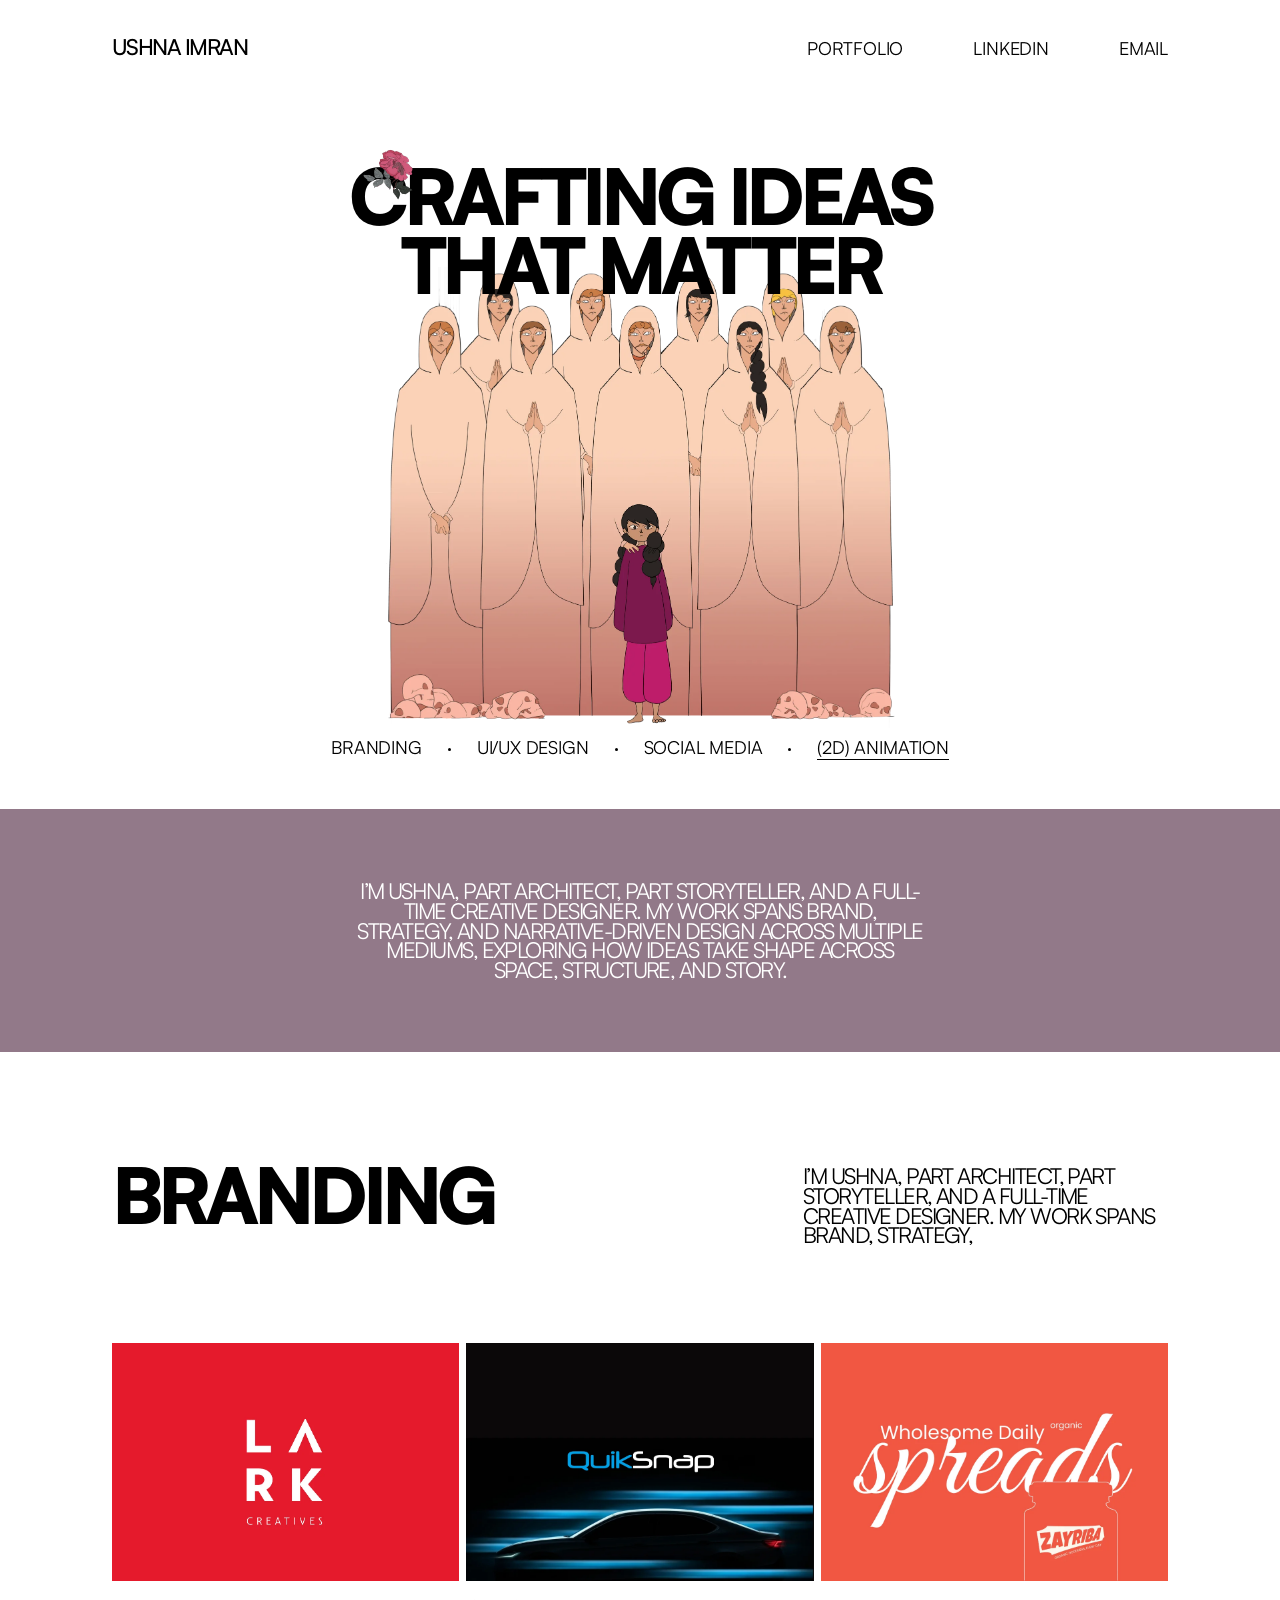
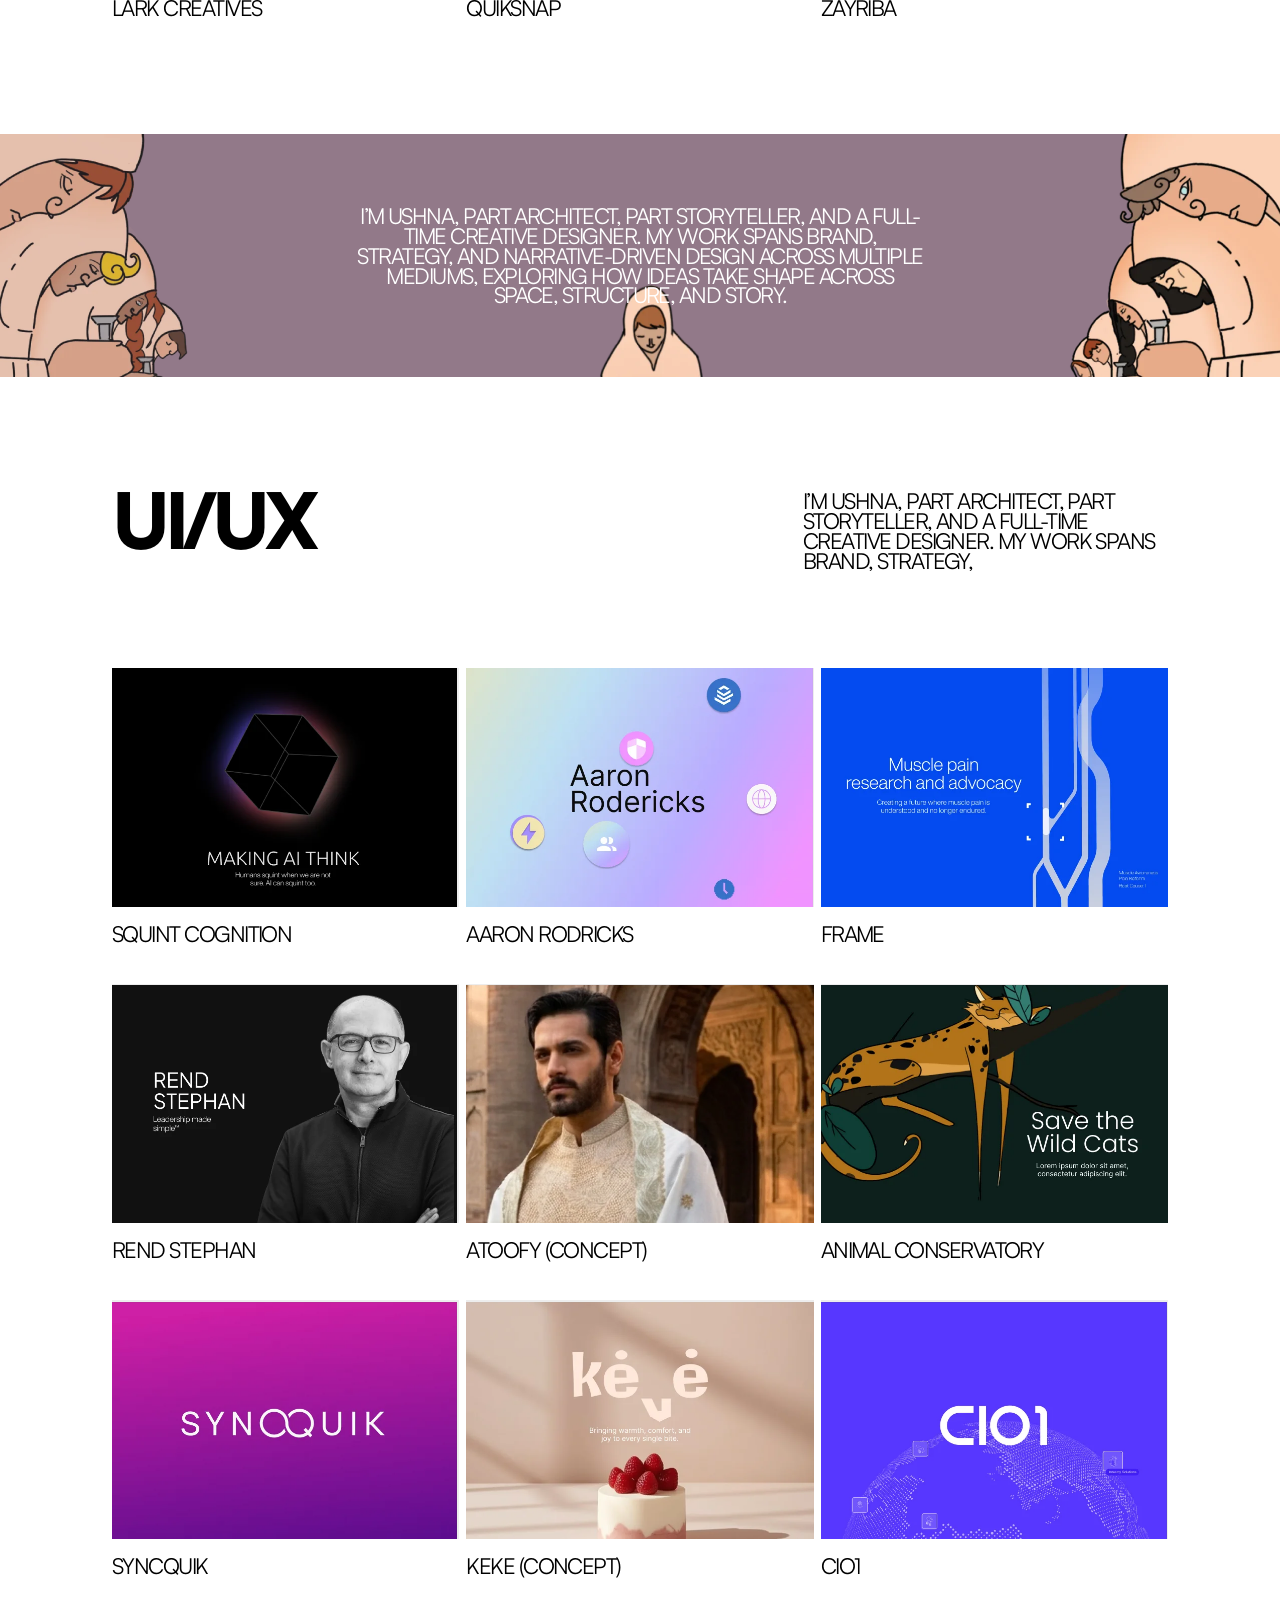
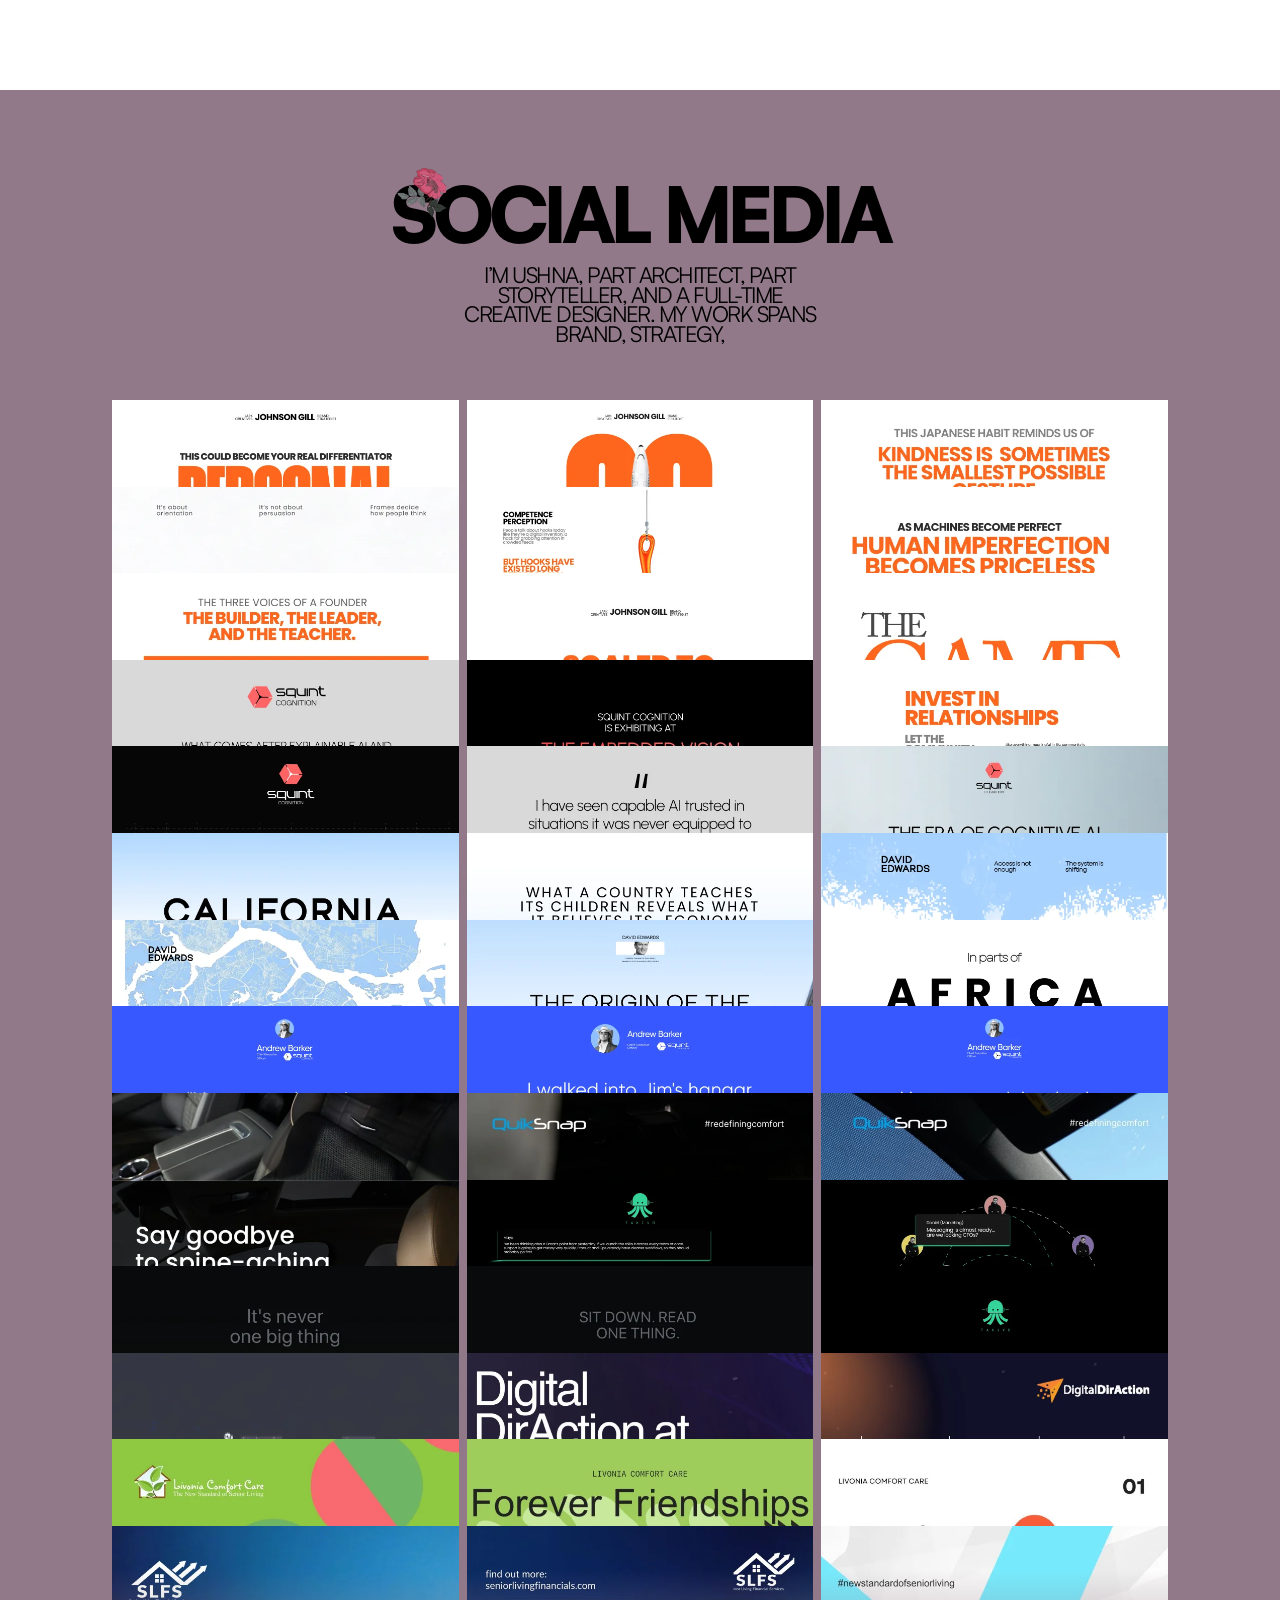
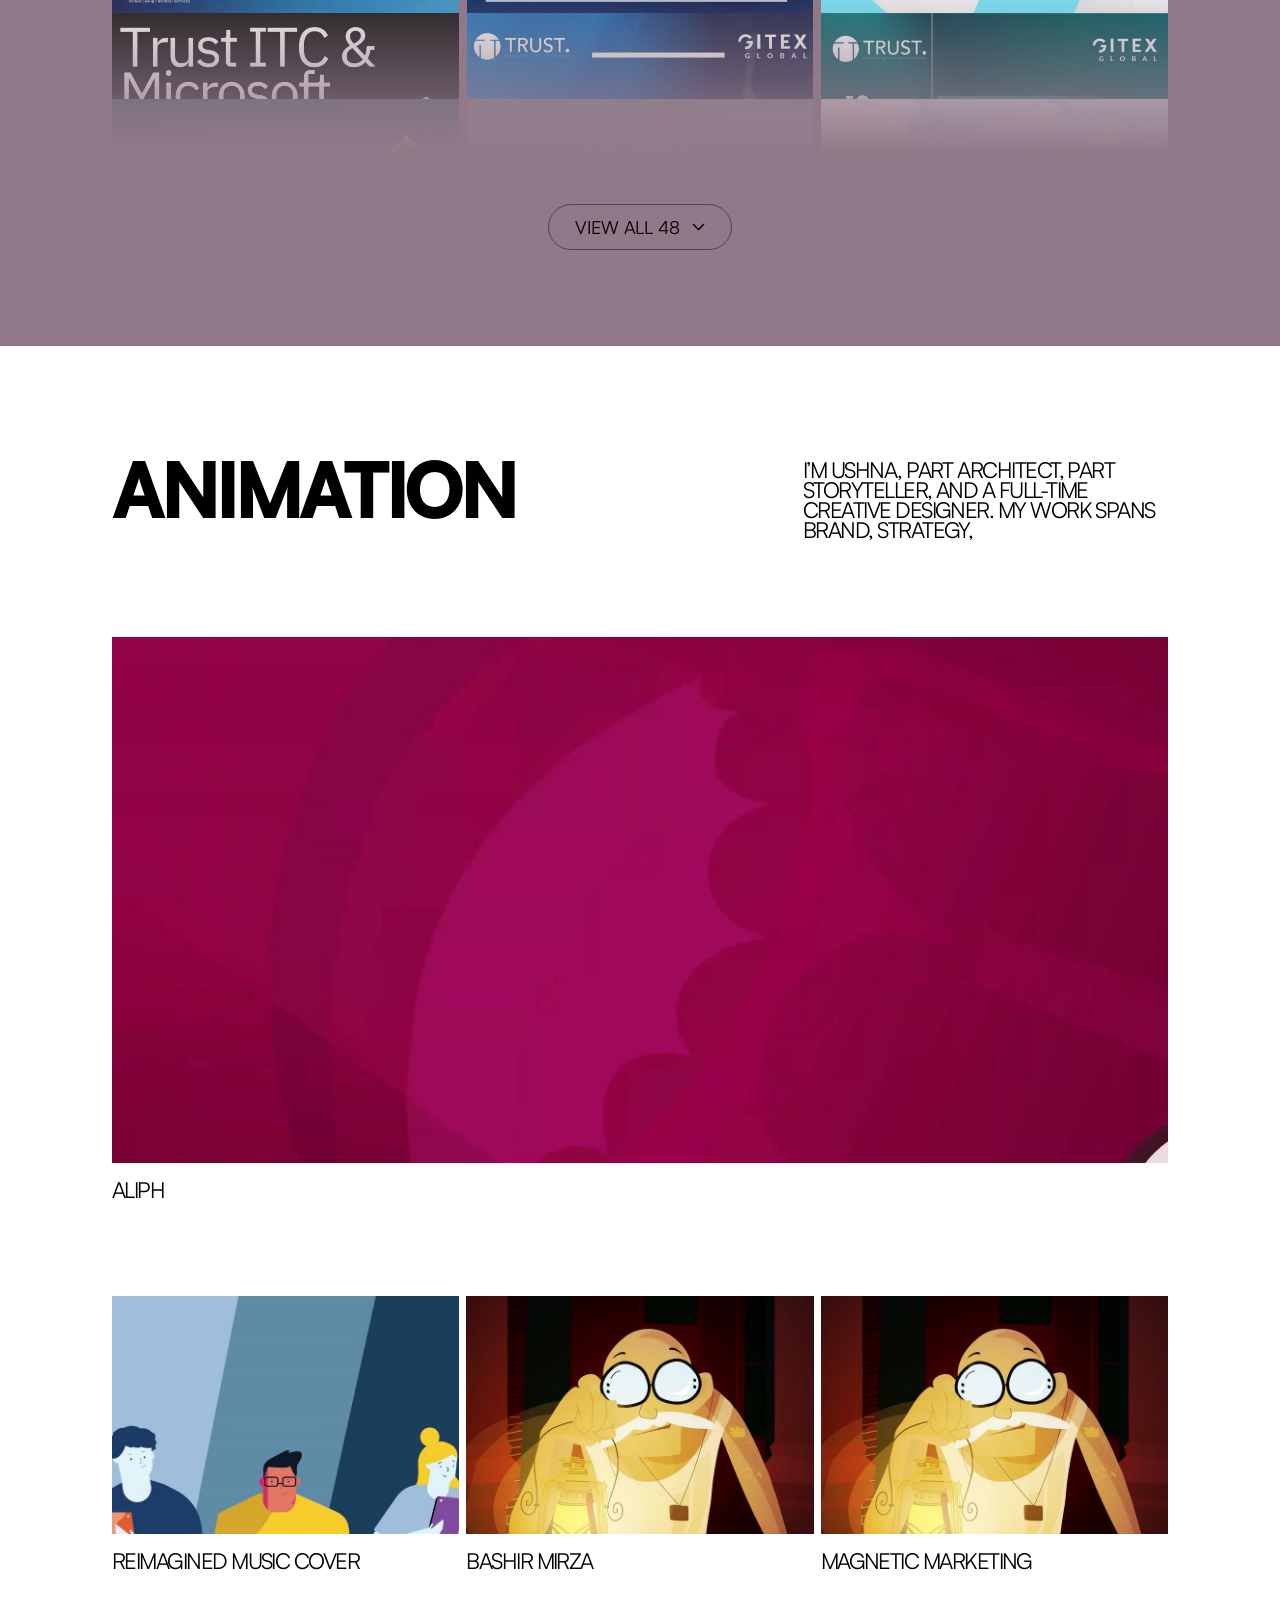
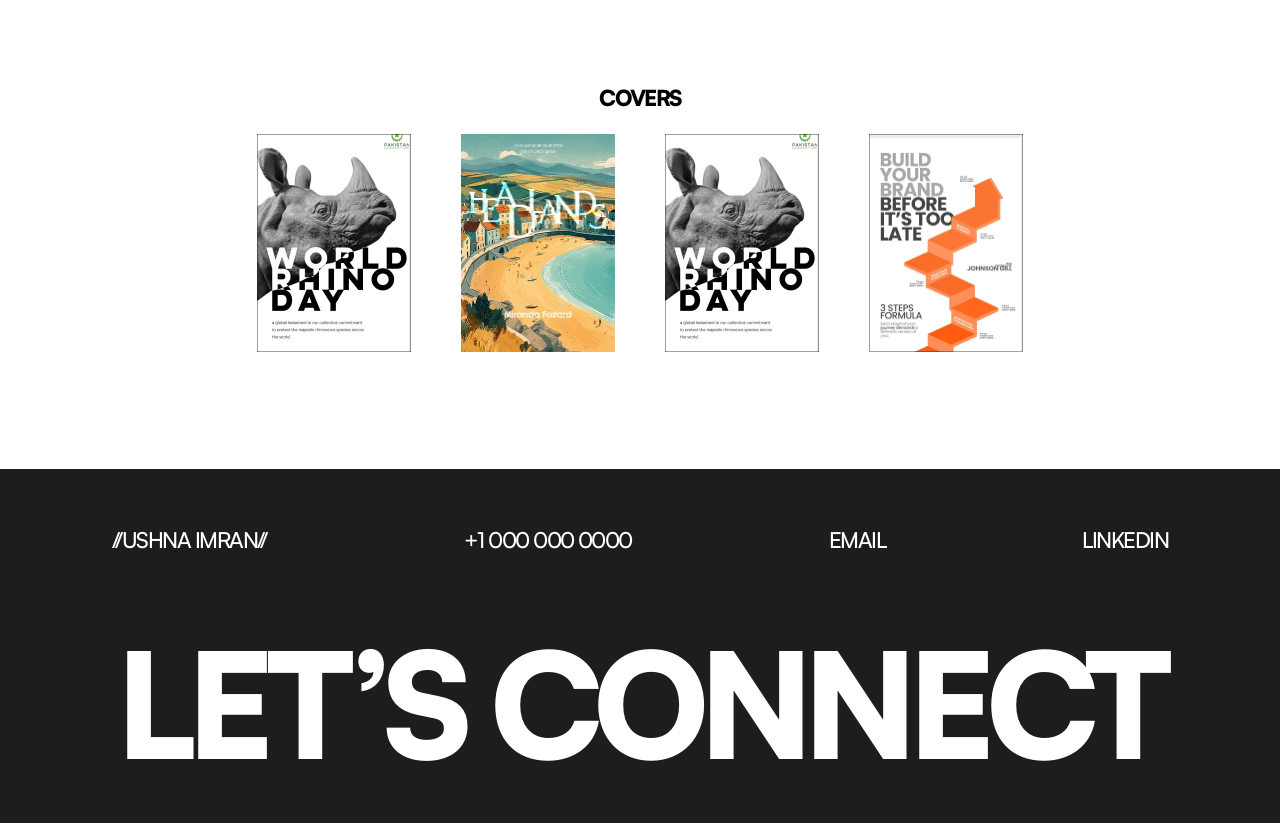
<file: index.html>
<!DOCTYPE html>
<html lang="en">
<head>
<meta charset="utf-8">
<meta name="viewport" content="width=device-width,initial-scale=1">
<title>Ushna Imran — Crafting Ideas That Matter</title>
<meta name="description" content="Ushna Imran — creative designer working across branding, UI/UX, social media and 2d animation.">
<link rel="canonical" href="https://ehabriaz1.github.io/UshnaImranPortfolio/">
<meta name="theme-color" content="#1D1D1D">

<meta property="og:type" content="website">
<meta property="og:site_name" content="Ushna Imran">
<meta property="og:url" content="https://ehabriaz1.github.io/UshnaImranPortfolio/">
<meta property="og:title" content="Ushna Imran — Crafting Ideas That Matter">
<meta property="og:description" content="Ushna Imran — creative designer working across branding, UI/UX, social media and 2d animation.">
<meta property="og:locale" content="en_GB">
<meta property="og:image" content="https://ehabriaz1.github.io/UshnaImranPortfolio/assets/img/og-image.jpg">
<meta property="og:image:secure_url" content="https://ehabriaz1.github.io/UshnaImranPortfolio/assets/img/og-image.jpg">
<meta property="og:image:type" content="image/jpeg">
<meta property="og:image:width" content="1200">
<meta property="og:image:height" content="630">
<meta property="og:image:alt" content="Ushna Imran — Crafting Ideas That Matter">

<meta name="twitter:card" content="summary_large_image">
<meta name="twitter:title" content="Ushna Imran — Crafting Ideas That Matter">
<meta name="twitter:description" content="Ushna Imran — creative designer working across branding, UI/UX, social media and 2d animation.">
<meta name="twitter:image" content="https://ehabriaz1.github.io/UshnaImranPortfolio/assets/img/og-image.jpg">

<link rel="icon" href="favicon.ico" sizes="any">
<link rel="icon" type="image/png" sizes="32x32" href="assets/img/favicon-32.png">
<link rel="icon" type="image/png" sizes="16x16" href="assets/img/favicon-16.png">
<link rel="apple-touch-icon" sizes="180x180" href="assets/img/apple-touch-icon.png">
<link rel="manifest" href="site.webmanifest">
<link rel="preload" href="assets/fonts/Satoshi-Black.woff2" as="font" type="font/woff2" crossorigin>
<link rel="preload" href="assets/fonts/Satoshi-Regular.woff2" as="font" type="font/woff2" crossorigin>
<link rel="stylesheet" href="css/style.css?v=1789914218">
</head>
<body>

<header class="nav">
  <div class="wrap nav__in">
    <a class="nav__logo" href="#top">Ushna Imran</a>
    <nav class="nav__links" aria-label="Primary">
      <a href="#branding">Portfolio</a>
      <a href="https://www.linkedin.com/" target="_blank" rel="noopener">LinkedIn</a>
      <a href="mailto:hello@example.com">Email</a>
    </nav>
  </div>
</header>

<main id="top">

  <section class="hero">
    <h1 class="hero__title">
      <img class="hero__rose" src="assets/img/hero-rose.webp" alt="" width="344" height="264">
      Crafting ideas that matter
    </h1>
    <img class="hero__art" src="assets/img/hero-illustration.webp" alt="Illustration of a figure standing before a row of robed figures" width="1539" height="1455">
    <nav class="hero__jump" aria-label="Sections">
      <a href="#branding" data-jump="branding">Branding</a>
      <span class="hero__dot" aria-hidden="true"></span>
      <a href="#uiux" data-jump="uiux">UI/UX Design</a>
      <span class="hero__dot" aria-hidden="true"></span>
      <a href="#social" data-jump="social">Social Media</a>
      <span class="hero__dot" aria-hidden="true"></span>
      <a href="#animation" data-jump="animation">(2d) Animation</a>
    </nav>
  </section>

  <div class="band band--plain">
    <p class="band__text">I’m Ushna, part architect, part storyteller, and a full-time creative designer. My work spans brand, strategy, and narrative-driven design across multiple mediums, exploring how ideas take shape across space, structure, and story.</p>
  </div>

  <section class="sec" id="branding">
    <div class="wrap">
      <div class="sec__head">
        <h2 class="sec__title">Branding</h2>
        <p class="sec__blurb">I’m Ushna, part architect, part storyteller, and a full-time creative designer. My work spans brand, strategy,</p>
      </div>
      <div class="grid">
        <button type="button" class="tile tile--link" data-case="lark" aria-haspopup="dialog">
          <span class="tile__art"><img src="assets/img/brand-lark.webp" alt="Lark Creatives" loading="lazy" width="694" height="476"></span>
          <span class="tile__label">Lark Creatives</span>
        </button>
        <button type="button" class="tile tile--link" data-case="quiksnap" aria-haspopup="dialog">
          <span class="tile__art"><img src="assets/img/brand-quiksnap.webp" alt="QuikSnap" loading="lazy" width="694" height="476"></span>
          <span class="tile__label">QuikSnap</span>
        </button>
        <button type="button" class="tile tile--link" data-case="zayriba" aria-haspopup="dialog">
          <span class="tile__art"><img src="assets/img/brand-zayriba.webp" alt="Zayriba" loading="lazy" width="694" height="476"></span>
          <span class="tile__label">Zayriba</span>
        </button>
      </div>
    </div>
  </section>

  <div class="band">
    <img class="band__art" src="assets/img/break-2.webp" alt="" width="2880" height="486">
    <p class="band__text">I’m Ushna, part architect, part storyteller, and a full-time creative designer. My work spans brand, strategy, and narrative-driven design across multiple mediums, exploring how ideas take shape across space, structure, and story.</p>
  </div>

  <section class="sec" id="uiux">
    <div class="wrap">
      <div class="sec__head">
        <h2 class="sec__title">UI/UX</h2>
        <p class="sec__blurb">I’m Ushna, part architect, part storyteller, and a full-time creative designer. My work spans brand, strategy,</p>
      </div>
      <div class="grid">
        <div class="tile tile--static">
          <span class="tile__art"><img src="assets/img/uiux-squint-cognition.webp" alt="Squint Cognition" loading="lazy" width="694" height="476"></span>
          <span class="tile__label">Squint Cognition</span>
        </div>
        <button type="button" class="tile tile--link" data-case="aaron-rodricks" aria-haspopup="dialog">
          <span class="tile__art"><img src="assets/img/uiux-aaron-rodricks.webp" alt="Aaron Rodricks" loading="lazy" width="694" height="476"></span>
          <span class="tile__label">Aaron Rodricks</span>
        </button>
        <button type="button" class="tile tile--link" data-case="frame" aria-haspopup="dialog">
          <span class="tile__art"><img src="assets/img/uiux-frame.webp" alt="Frame" loading="lazy" width="694" height="476"></span>
          <span class="tile__label">Frame</span>
        </button>
        <button type="button" class="tile tile--link" data-case="rend-stephan" aria-haspopup="dialog">
          <span class="tile__art"><img src="assets/img/uiux-rend-stephan.webp" alt="Rend Stephan" loading="lazy" width="694" height="476"></span>
          <span class="tile__label">Rend Stephan</span>
        </button>
        <div class="tile tile--static">
          <span class="tile__art"><img src="assets/img/uiux-atoofy.webp" alt="Atoofy (concept)" loading="lazy" width="694" height="476"></span>
          <span class="tile__label">Atoofy (concept)</span>
        </div>
        <button type="button" class="tile tile--link" data-case="animal-conservatory" aria-haspopup="dialog">
          <span class="tile__art"><img src="assets/img/uiux-animal-conservatory.webp" alt="Animal Conservatory" loading="lazy" width="694" height="476"></span>
          <span class="tile__label">Animal Conservatory</span>
        </button>
        <div class="tile tile--static">
          <span class="tile__art"><img src="assets/img/uiux-syncquik.webp" alt="SyncQuik" loading="lazy" width="694" height="476"></span>
          <span class="tile__label">SyncQuik</span>
        </div>
        <button type="button" class="tile tile--link" data-case="keke" aria-haspopup="dialog">
          <span class="tile__art"><img src="assets/img/uiux-keke.webp" alt="KEKE (concept)" loading="lazy" width="694" height="476"></span>
          <span class="tile__label">KEKE (concept)</span>
        </button>
        <button type="button" class="tile tile--link" data-case="cio1" aria-haspopup="dialog">
          <span class="tile__art"><img src="assets/img/uiux-cio1.webp" alt="CIO1" loading="lazy" width="694" height="476"></span>
          <span class="tile__label">CIO1</span>
        </button>
      </div>
    </div>
  </section>

  <section class="social" id="social">
    <div class="wrap">
      <div class="social__head">
        <img class="social__rose" src="assets/img/hero-rose.webp" alt="" width="344" height="264">
        <h2 class="social__title">Social Media</h2>
      </div>
      <p class="social__blurb">I’m Ushna, part architect, part storyteller, and a full-time creative designer. My work spans brand, strategy,</p>
      <div class="social__gridwrap" id="socialWrap">
        <div class="social__grid" id="socialGrid">
            <figure class="social__item"><img src="assets/img/social-01.webp" alt="Social media design 1" loading="lazy" width="694" height="756"></figure>
            <figure class="social__item"><img src="assets/img/social-02.webp" alt="Social media design 2" loading="lazy" width="694" height="756"></figure>
            <figure class="social__item"><img src="assets/img/social-03.webp" alt="Social media design 3" loading="lazy" width="694" height="756"></figure>
            <figure class="social__item"><img src="assets/img/social-04.webp" alt="Social media design 4" loading="lazy" width="694" height="756"></figure>
            <figure class="social__item"><img src="assets/img/social-05.webp" alt="Social media design 5" loading="lazy" width="694" height="756"></figure>
            <figure class="social__item"><img src="assets/img/social-06.webp" alt="Social media design 6" loading="lazy" width="694" height="756"></figure>
            <figure class="social__item"><img src="assets/img/social-07.webp" alt="Social media design 7" loading="lazy" width="694" height="756"></figure>
            <figure class="social__item"><img src="assets/img/social-08.webp" alt="Social media design 8" loading="lazy" width="694" height="756"></figure>
            <figure class="social__item"><img src="assets/img/social-09.webp" alt="Social media design 9" loading="lazy" width="694" height="756"></figure>
            <figure class="social__item"><img src="assets/img/social-10.webp" alt="Social media design 10" loading="lazy" width="694" height="756"></figure>
            <figure class="social__item"><img src="assets/img/social-11.webp" alt="Social media design 11" loading="lazy" width="694" height="756"></figure>
            <figure class="social__item"><img src="assets/img/social-12.webp" alt="Social media design 12" loading="lazy" width="694" height="756"></figure>
            <figure class="social__item"><img src="assets/img/social-13.webp" alt="Social media design 13" loading="lazy" width="694" height="756"></figure>
            <figure class="social__item"><img src="assets/img/social-14.webp" alt="Social media design 14" loading="lazy" width="694" height="756"></figure>
            <figure class="social__item"><img src="assets/img/social-15.webp" alt="Social media design 15" loading="lazy" width="694" height="756"></figure>
            <figure class="social__item"><img src="assets/img/social-16.webp" alt="Social media design 16" loading="lazy" width="694" height="756"></figure>
            <figure class="social__item"><img src="assets/img/social-17.webp" alt="Social media design 17" loading="lazy" width="694" height="756"></figure>
            <figure class="social__item"><img src="assets/img/social-18.webp" alt="Social media design 18" loading="lazy" width="694" height="756"></figure>
            <figure class="social__item"><img src="assets/img/social-19.webp" alt="Social media design 19" loading="lazy" width="694" height="756"></figure>
            <figure class="social__item"><img src="assets/img/social-20.webp" alt="Social media design 20" loading="lazy" width="694" height="756"></figure>
            <figure class="social__item"><img src="assets/img/social-21.webp" alt="Social media design 21" loading="lazy" width="694" height="756"></figure>
            <figure class="social__item"><img src="assets/img/social-22.webp" alt="Social media design 22" loading="lazy" width="694" height="756"></figure>
            <figure class="social__item"><img src="assets/img/social-23.webp" alt="Social media design 23" loading="lazy" width="694" height="756"></figure>
            <figure class="social__item"><img src="assets/img/social-24.webp" alt="Social media design 24" loading="lazy" width="694" height="756"></figure>
            <figure class="social__item"><img src="assets/img/social-25.webp" alt="Social media design 25" loading="lazy" width="694" height="756"></figure>
            <figure class="social__item"><img src="assets/img/social-26.webp" alt="Social media design 26" loading="lazy" width="694" height="756"></figure>
            <figure class="social__item"><img src="assets/img/social-27.webp" alt="Social media design 27" loading="lazy" width="694" height="756"></figure>
            <figure class="social__item"><img src="assets/img/social-28.webp" alt="Social media design 28" loading="lazy" width="694" height="756"></figure>
            <figure class="social__item"><img src="assets/img/social-29.webp" alt="Social media design 29" loading="lazy" width="694" height="756"></figure>
            <figure class="social__item"><img src="assets/img/social-30.webp" alt="Social media design 30" loading="lazy" width="694" height="756"></figure>
            <figure class="social__item"><img src="assets/img/social-31.webp" alt="Social media design 31" loading="lazy" width="694" height="756"></figure>
            <figure class="social__item"><img src="assets/img/social-32.webp" alt="Social media design 32" loading="lazy" width="694" height="756"></figure>
            <figure class="social__item"><img src="assets/img/social-33.webp" alt="Social media design 33" loading="lazy" width="694" height="756"></figure>
            <figure class="social__item"><img src="assets/img/social-34.webp" alt="Social media design 34" loading="lazy" width="694" height="756"></figure>
            <figure class="social__item"><img src="assets/img/social-35.webp" alt="Social media design 35" loading="lazy" width="694" height="756"></figure>
            <figure class="social__item"><img src="assets/img/social-36.webp" alt="Social media design 36" loading="lazy" width="694" height="756"></figure>
            <figure class="social__item"><img src="assets/img/social-37.webp" alt="Social media design 37" loading="lazy" width="694" height="756"></figure>
            <figure class="social__item"><img src="assets/img/social-38.webp" alt="Social media design 38" loading="lazy" width="694" height="756"></figure>
            <figure class="social__item"><img src="assets/img/social-39.webp" alt="Social media design 39" loading="lazy" width="694" height="756"></figure>
            <figure class="social__item"><img src="assets/img/social-40.webp" alt="Social media design 40" loading="lazy" width="694" height="756"></figure>
            <figure class="social__item"><img src="assets/img/social-41.webp" alt="Social media design 41" loading="lazy" width="694" height="756"></figure>
            <figure class="social__item"><img src="assets/img/social-42.webp" alt="Social media design 42" loading="lazy" width="694" height="756"></figure>
            <figure class="social__item"><img src="assets/img/social-43.webp" alt="Social media design 43" loading="lazy" width="694" height="756"></figure>
            <figure class="social__item"><img src="assets/img/social-44.webp" alt="Social media design 44" loading="lazy" width="694" height="756"></figure>
            <figure class="social__item"><img src="assets/img/social-45.webp" alt="Social media design 45" loading="lazy" width="694" height="756"></figure>
            <figure class="social__item"><img src="assets/img/social-46.webp" alt="Social media design 46" loading="lazy" width="694" height="756"></figure>
            <figure class="social__item"><img src="assets/img/social-47.webp" alt="Social media design 47" loading="lazy" width="694" height="756"></figure>
            <figure class="social__item"><img src="assets/img/social-48.webp" alt="Social media design 48" loading="lazy" width="694" height="756"></figure>
        </div>
        <div class="social__fade" aria-hidden="true"></div>
      </div>
      <button class="social__toggle" id="socialToggle" type="button" aria-expanded="false" aria-controls="socialGrid">
        <span data-label>View all 48</span>
        <svg width="13" height="8" viewBox="0 0 13 8" fill="none" aria-hidden="true"><path d="M1 1l5.5 5.5L12 1" stroke="currentColor" stroke-width="1.5"/></svg>
      </button>
    </div>
  </section>

  <section class="sec" id="animation">
    <div class="wrap">
      <div class="sec__head">
        <h2 class="sec__title">Animation</h2>
        <p class="sec__blurb">I’m Ushna, part architect, part storyteller, and a full-time creative designer. My work spans brand, strategy,</p>
      </div>

      <figure class="aliph" data-autoplay-video>
        <img src="assets/video/aliph-poster.jpg" alt="Aliph animation" width="1440" height="720">
        <video muted loop playsinline preload="none" width="1440" height="720">
          <source src="assets/video/aliph.webm" type="video/webm">
          <source src="assets/video/aliph.mp4" type="video/mp4">
        </video>
      </figure>
      <p class="tile__label">Aliph</p>

      <div class="grid anim-grid">
        <div class="tile tile--static">
          <span class="tile__art"><span class="anim__media" data-hover-video>
            <img src="assets/video/reimagined-music-cover-poster.jpg" alt="Reimagined Music Cover" loading="lazy" width="720" height="494">
            <video muted loop playsinline preload="none" width="720" height="494">
              <source src="assets/video/reimagined-music-cover.webm" type="video/webm">
              <source src="assets/video/reimagined-music-cover.mp4" type="video/mp4">
            </video>
          </span></span>
          <span class="tile__label">Reimagined Music Cover</span>
        </div>
        <div class="tile tile--static">
          <span class="tile__art"><span class="anim__media" data-hover-video>
            <img src="assets/video/bashir-mirza-poster.jpg" alt="Bashir Mirza" loading="lazy" width="720" height="494">
            <video muted loop playsinline preload="none" width="720" height="494">
              <source src="assets/video/bashir-mirza.webm" type="video/webm">
              <source src="assets/video/bashir-mirza.mp4" type="video/mp4">
            </video>
          </span></span>
          <span class="tile__label">Bashir Mirza</span>
        </div>
        <div class="tile tile--static">
          <span class="tile__art"><span class="anim__media" data-hover-video>
            <img src="assets/video/magnetic-marketing-poster.jpg" alt="Magnetic Marketing" loading="lazy" width="720" height="494">
            <video muted loop playsinline preload="none" width="720" height="494">
              <source src="assets/video/magnetic-marketing.webm" type="video/webm">
              <source src="assets/video/magnetic-marketing.mp4" type="video/mp4">
            </video>
          </span></span>
          <span class="tile__label">Magnetic Marketing</span>
        </div>
      </div>

      <div class="covers">
        <p class="covers__label">Covers</p>
        <div class="covers__row">
          <img src="assets/img/cover-1.webp" alt="World Rhino Day cover" loading="lazy" width="616" height="872">
          <img src="assets/img/cover-2.webp" alt="Thailand cover" loading="lazy" width="616" height="872">
          <img src="assets/img/cover-3.webp" alt="World Rhino Day cover" loading="lazy" width="616" height="872">
          <img src="assets/img/cover-4.webp" alt="Build your brand cover" loading="lazy" width="616" height="872">
        </div>
      </div>
    </div>
  </section>

</main>

<footer class="foot">
  <div class="wrap">
    <div class="foot__links">
      <a href="#top">//Ushna Imran//</a>
      <a href="tel:+10000000000">+1 000 000 0000</a>
      <a href="mailto:hello@example.com">Email</a>
      <a href="https://www.linkedin.com/" target="_blank" rel="noopener">LinkedIn</a>
    </div>
    <p class="foot__big">Let’s Connect</p>
  </div>
</footer>

<div class="modal" id="modal" role="dialog" aria-modal="true" aria-labelledby="modalTitle" hidden>
  <div class="modal__scrim" data-close></div>
  <div class="modal__panel" id="modalPanel">
    <div class="modal__bar">
      <span id="modalTitle">Case study</span>
      <button class="modal__close" type="button" data-close>Close</button>
    </div>
    <div class="modal__body" id="modalBody"></div>
    <p class="modal__end">Scroll to close</p>
  </div>
</div>

<script src="js/main.js?v=1789862195"></script>
</body>
</html>
</file>
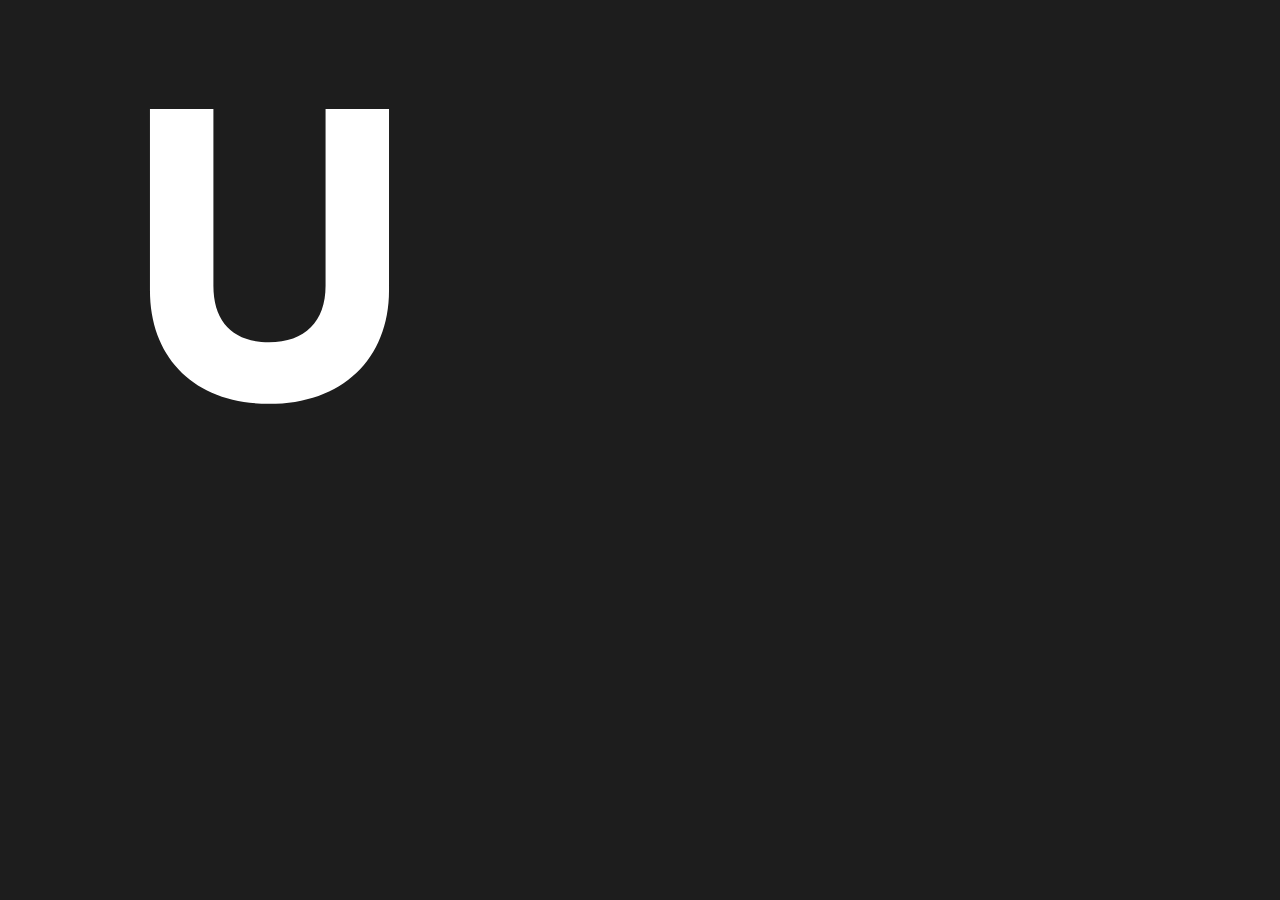
<file: tools/social/icon.html>
<!DOCTYPE html><html><head><meta charset="utf-8">
<style>
@font-face{font-family:Satoshi;src:url(../../assets/fonts/Satoshi-Black.woff2) format('woff2');font-weight:900}
*{margin:0;padding:0}
body{width:512px;height:512px;background:#1D1D1D;display:grid;place-items:center;overflow:hidden}
span{font-family:Satoshi;font-weight:900;font-size:392px;line-height:1;letter-spacing:-.07em;
     color:#fff;text-transform:uppercase;transform:translateY(-2%)}
</style></head><body><span>U</span></body></html>
</file>
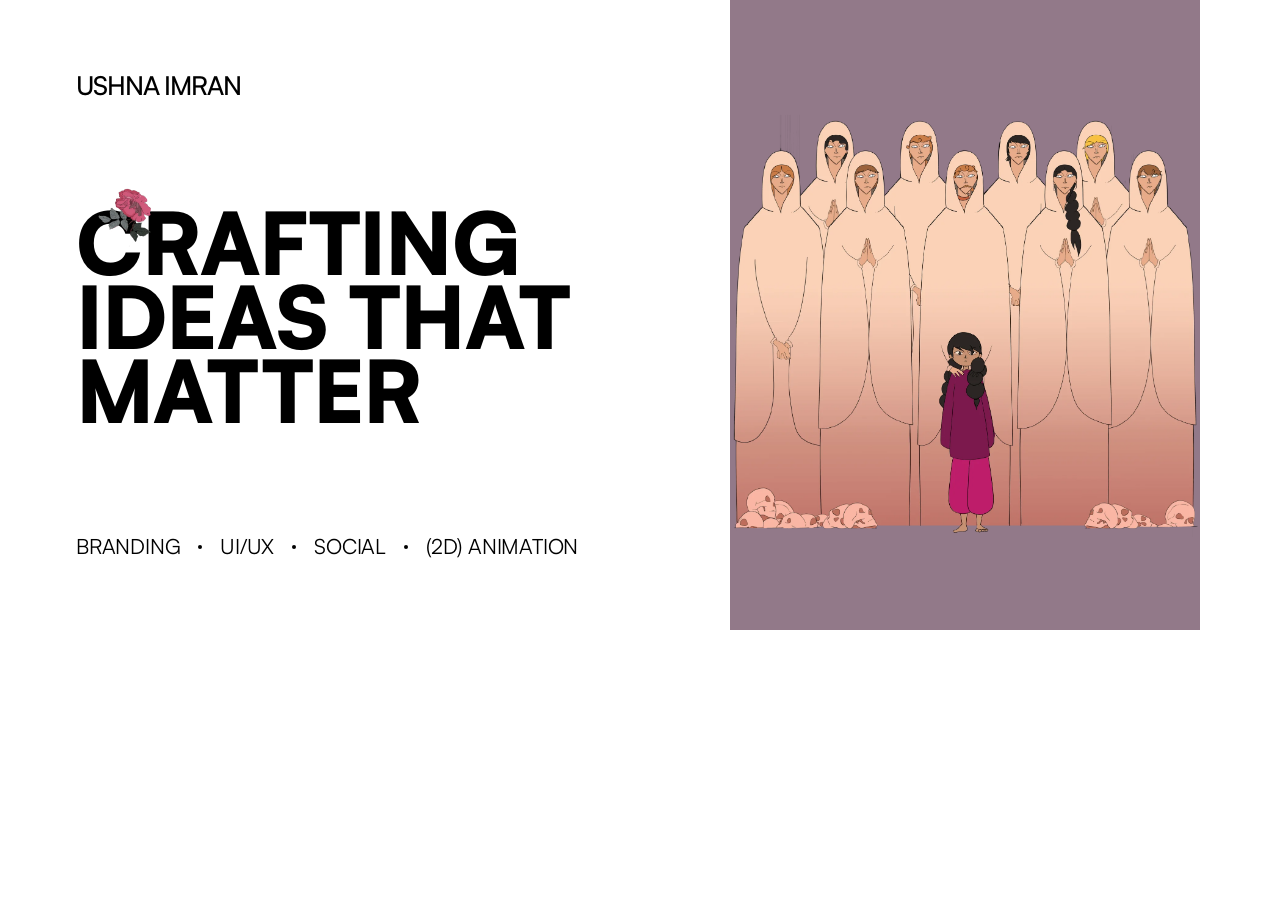
<file: tools/social/og.html>
<!DOCTYPE html><html><head><meta charset="utf-8">
<style>
@font-face{font-family:Satoshi;src:url(../../assets/fonts/Satoshi-Black.woff2) format('woff2');font-weight:900}
@font-face{font-family:Satoshi;src:url(../../assets/fonts/Satoshi-Medium.woff2) format('woff2');font-weight:500}
@font-face{font-family:Satoshi;src:url(../../assets/fonts/Satoshi-Regular.woff2) format('woff2');font-weight:400}
*{margin:0;padding:0;box-sizing:border-box}
body{width:1200px;height:630px;overflow:hidden;background:#fff;
     font-family:Satoshi;text-transform:uppercase;letter-spacing:-.07em;
     -webkit-font-smoothing:antialiased;display:flex}
.left{flex:1;padding:74px 0 74px 76px;display:flex;flex-direction:column;justify-content:space-between}
.name{font-weight:500;font-size:26px;line-height:.9}
.head{position:relative;font-weight:900;font-size:86px;line-height:.86;max-width:560px}
.rose{position:absolute;left:-8px;top:-30px;width:92px}
.tags{font-weight:400;font-size:21px;line-height:.9;letter-spacing:-.01em;display:flex;gap:18px;align-items:center}
.dot{width:4px;height:4px;border-radius:50%;background:#000}
.art{width:470px;position:relative;background:#927989;display:flex;align-items:center;justify-content:center;overflow:hidden}
.art img{width:100%;max-width:none;display:block}
</style></head><body>
  <div class="left">
    <div class="name">Ushna Imran</div>
    <div class="head"><img class="rose" src="../../assets/img/hero-rose.webp">Crafting ideas that matter</div>
    <div class="tags"><span>Branding</span><i class="dot"></i><span>UI/UX</span><i class="dot"></i><span>Social</span><i class="dot"></i><span>(2d) Animation</span></div>
  </div>
  <div class="art"><img src="../../assets/img/hero-illustration.webp"></div>
</body></html>
</file>
<file: css/style.css>
/* ==========================================================================
   Ushna Imran — portfolio
   Type + geometry transcribed from Figma (1440 canvas, 1056 content column).
   ========================================================================== */

@font-face{font-family:Satoshi;src:url(../assets/fonts/Satoshi-Regular.woff2) format('woff2');font-weight:400;font-style:normal;font-display:swap}
@font-face{font-family:Satoshi;src:url(../assets/fonts/Satoshi-Medium.woff2)  format('woff2');font-weight:500;font-style:normal;font-display:swap}
@font-face{font-family:Satoshi;src:url(../assets/fonts/Satoshi-Black.woff2)   format('woff2');font-weight:900;font-style:normal;font-display:swap}

:root{
  --ink:#000;
  --paper:#fff;
  --mauve:#927989;
  --footer:#1D1D1D;
  --col:1056px;          /* content column */
  --gut:7px;             /* grid gutter */
  --tile-ratio:347/238;  /* branding · ui/ux · animation tiles */
  --social-ratio:347/378;
  --ease:cubic-bezier(.22,1,.36,1);
}

*,*::before,*::after{box-sizing:border-box}
html{-webkit-text-size-adjust:100%;scroll-behavior:smooth}
@media (prefers-reduced-motion:reduce){html{scroll-behavior:auto}}
body{
  margin:0;background:var(--paper);color:var(--ink);
  font-family:Satoshi,system-ui,-apple-system,"Segoe UI",sans-serif;
  font-weight:400;font-size:22px;line-height:.9;letter-spacing:-.07em;
  text-transform:uppercase;
  -webkit-font-smoothing:antialiased;
}
body.is-locked{overflow:hidden}
figure,p,h1,h2{margin:0}
img,video{display:block;max-width:100%}
a{color:inherit;text-decoration:none}
button{font:inherit;letter-spacing:inherit;text-transform:inherit;color:inherit;background:none;border:0;cursor:pointer}

.wrap{width:min(var(--col),calc(100% - 64px));margin-inline:auto}
.vh{position:absolute;width:1px;height:1px;overflow:hidden;clip:rect(0 0 0 0);white-space:nowrap}

/* ---------- nav ---------------------------------------------------------- */
.nav{position:absolute;top:0;left:0;right:0;z-index:20;padding-top:37px}
.nav__in{display:flex;align-items:baseline;justify-content:space-between}
.nav__logo{font-weight:500}
.nav__links{display:flex;gap:70px;font-size:18px;letter-spacing:-.01em}
.nav__links a{position:relative;padding-bottom:2px}
.nav__links a::after{
  content:"";position:absolute;left:0;right:0;bottom:0;height:1px;background:currentColor;
  transform:scaleX(0);transform-origin:right;transition:transform .45s var(--ease);
}
.nav__links a:hover::after{transform:scaleX(1);transform-origin:left}

/* ---------- hero --------------------------------------------------------- */
.hero{position:relative;height:809px;display:flex;flex-direction:column;align-items:center;background:var(--paper)}
.hero__title{
  position:relative;margin:161px 0 0;width:600px;
  font-weight:900;font-size:77px;line-height:.9;letter-spacing:-.07em;text-align:center;
}
.hero__rose{position:absolute;left:-5px;top:-23px;width:86px;height:66px;pointer-events:none}
.hero__art{width:513px;height:485px;margin-top:-57px;object-fit:contain}
.hero__jump{
  display:flex;align-items:center;gap:26px;margin-top:11px;
  font-size:18px;letter-spacing:-.01em;
}
.hero__jump a{position:relative;padding-bottom:5px}
.hero__jump a::after{
  content:"";position:absolute;left:0;right:0;bottom:0;height:1px;background:currentColor;
  transform:scaleX(0);transform-origin:right;transition:transform .45s var(--ease);
}
.hero__jump a:hover::after,.hero__jump a.is-active::after{transform:scaleX(1);transform-origin:left}
.hero__dot{width:3px;height:3px;border-radius:50%;background:currentColor;flex:none}

/* ---------- mauve bands -------------------------------------------------- */
.sec + .band{margin-top:116px}
.band{position:relative;height:243px;background:var(--mauve);display:grid;place-items:center;overflow:hidden}
.band__art{position:absolute;inset:0;width:100%;height:100%;object-fit:cover}
.band__text{position:relative;width:568px;text-align:center;color:#fff;font-size:22px;line-height:.9}
.band--plain{padding:0}
.band--plain img{position:absolute;inset:0;width:100%;height:100%;object-fit:cover}

/* ---------- section heads ------------------------------------------------ */
.sec{padding-top:108px}
.sec__head{display:flex;justify-content:space-between;align-items:flex-start;gap:40px}
.sec__title{margin:0;font-weight:900;font-size:77px;line-height:.9;letter-spacing:-.07em}
.sec__blurb{width:365px;flex:none;font-size:22px;line-height:.9;padding-top:6px}

/* ---------- tile grids --------------------------------------------------- */
.grid{display:grid;grid-template-columns:repeat(3,1fr);gap:41px var(--gut);margin-top:98px}
.tile{display:block;width:100%;text-align:left;padding:0}
.tile__art{display:block;position:relative;width:100%;aspect-ratio:var(--tile-ratio);overflow:hidden;background:#EDEDED}
.tile__art img,.tile__art video{width:100%;height:100%;object-fit:cover}
.tile__label{display:block;margin-top:17px;font-size:22px;line-height:.9}
.tile--link{cursor:pointer}
.tile--link .tile__art img{transition:transform .7s var(--ease),filter .7s var(--ease)}
.tile--link:hover .tile__art img{transform:scale(1.045)}
.tile--static{cursor:default}

/* ---------- social ------------------------------------------------------- */
.social{background:var(--mauve);color:#fff;margin-top:114px;padding:89px 0 96px;text-align:center}
.social__head{position:relative;display:inline-block}
.social__rose{position:absolute;left:-22px;top:-23px;width:86px;height:66px}
.social__title{margin:0;font-weight:900;font-size:77px;line-height:.9;letter-spacing:-.07em;color:#000}
.social__blurb{width:365px;margin:17px auto 0;font-size:22px;line-height:.9;color:#000}
.social__grid{
  display:grid;grid-template-columns:repeat(3,1fr);gap:16px 8px;
  margin-top:56px;overflow:hidden;
  height:var(--collapsed);
  transition:height .95s var(--ease);
  will-change:height;
}
.social__grid.is-open{height:var(--full)}
.social__item{aspect-ratio:var(--social-ratio);overflow:hidden;background:rgba(255,255,255,.12)}
.social__item img{width:100%;height:100%;object-fit:cover}
.social__fade{
  position:absolute;left:0;right:0;bottom:0;height:200px;pointer-events:none;
  background:linear-gradient(to bottom,rgba(146,121,137,0) 0%,var(--mauve) 92%);
  opacity:1;transition:opacity .6s var(--ease);
}
.social__gridwrap{position:relative}
.social__gridwrap.is-open .social__fade{opacity:0}
.social__toggle{
  margin-top:34px;display:inline-flex;align-items:center;gap:12px;
  font-size:18px;letter-spacing:-.01em;color:#000;
  border:1px solid rgba(0,0,0,.45);border-radius:999px;padding:14px 26px;
  transition:background .45s var(--ease),color .45s var(--ease),border-color .45s var(--ease);
}
.social__toggle:hover{background:#000;color:#fff;border-color:#000}
.social__toggle svg{transition:transform .6s var(--ease)}
.social__toggle[aria-expanded="true"] svg{transform:rotate(180deg)}

/* ---------- animation ---------------------------------------------------- */
.aliph{position:relative;width:100%;aspect-ratio:1056/526;overflow:hidden;margin-top:98px;background:#EDEDED}
.aliph img{width:100%;height:100%;object-fit:cover}
.aliph video{position:absolute;inset:0;width:100%;height:100%;object-fit:cover;
             opacity:0;transition:opacity .6s var(--ease)}
.aliph.is-playing video{opacity:1}
.anim-grid{margin-top:96px}
.anim__media{display:block;position:relative;width:100%;height:100%}
.anim__media video{position:absolute;inset:0;width:100%;height:100%;object-fit:cover;opacity:0;transition:opacity .5s var(--ease)}
.anim__media.is-playing video{opacity:1}

/* ---------- covers ------------------------------------------------------- */
.covers{margin-top:117px;text-align:center}
.covers__label{font-weight:900;font-size:22px;line-height:.9}
.covers__row{display:flex;justify-content:center;gap:50px;margin-top:26px}
.covers__row img{width:154px;height:218px;object-fit:contain;background:#EDEDED}
.covers__row img[data-missing]{visibility:hidden}

/* ---------- footer ------------------------------------------------------- */
.foot{margin-top:117px;background:var(--footer);color:#fff;padding:61px 0 54px;overflow:hidden}
.foot__links{display:flex;justify-content:space-between;font-weight:500;font-size:22px;line-height:.9}
.foot__links a{position:relative}
.foot__links a::after{
  content:"";position:absolute;left:0;right:0;bottom:-3px;height:1px;background:currentColor;
  transform:scaleX(0);transform-origin:right;transition:transform .45s var(--ease);
}
.foot__links a:hover::after{transform:scaleX(1);transform-origin:left}
.foot__big{
  margin:88px 0 0;font-weight:900;font-size:146px;line-height:.9;letter-spacing:-.07em;
  text-align:center;white-space:nowrap;
}

/* ---------- case-study modal --------------------------------------------- */
.modal{
  position:fixed;inset:0;z-index:100;display:flex;justify-content:center;align-items:center;
  padding:40px 24px;
  opacity:0;visibility:hidden;transition:opacity .5s var(--ease),visibility .5s;
}
.modal.is-open{opacity:1;visibility:visible}
.modal__scrim{position:absolute;inset:0;background:rgba(10,10,10,.82);backdrop-filter:blur(6px)}
.modal__panel{
  position:relative;width:min(1240px,100%);height:100%;max-height:100%;
  overflow-y:auto;overscroll-behavior:contain;background:var(--paper);
  border-radius:24px;
  box-shadow:0 32px 80px rgba(0,0,0,.45);
  transform:translateY(28px) scale(.985);opacity:0;
  transition:transform .6s var(--ease),opacity .6s var(--ease);
  scrollbar-width:thin;
}
.modal.is-open .modal__panel{transform:none;opacity:1}
.modal__bar{
  position:sticky;top:0;z-index:2;display:flex;align-items:center;justify-content:space-between;
  padding:22px 30px;background:rgba(255,255,255,.94);backdrop-filter:blur(12px);
  border-radius:24px 24px 0 0;
  border-bottom:1px solid #EDEDED;font-size:22px;line-height:.9;
}
.modal__close{
  display:inline-flex;align-items:center;gap:10px;font-size:18px;letter-spacing:-.01em;
  border:1px solid rgba(0,0,0,.35);border-radius:999px;padding:11px 20px;
  transition:background .4s var(--ease),color .4s var(--ease),border-color .4s var(--ease);
}
.modal__close:hover{background:#000;color:#fff;border-color:#000}
.modal__body img{width:100%;height:auto;display:block}
.modal__end{padding:64px 28px 96px;text-align:center;font-size:18px;letter-spacing:-.01em;opacity:.5}

/* ---------- reduced motion ----------------------------------------------- */
@media (prefers-reduced-motion:reduce){
  *,*::before,*::after{animation-duration:.01ms!important;transition-duration:.01ms!important}
  .social__grid{transition:none}
}

/* ---------- responsive ---------------------------------------------------- */
@media (max-width:1180px){
  .hero{height:auto;padding-bottom:64px}
  .hero__title{margin-top:132px;width:min(600px,100%);font-size:clamp(46px,6.4vw,77px)}
  .hero__rose{width:clamp(52px,7vw,86px);height:auto;top:clamp(-23px,-1.9vw,-14px)}
  .hero__art{width:min(513px,86%);height:auto;margin-top:-4vw}
  .sec__title,.social__title{font-size:clamp(44px,6.2vw,77px)}
  .foot__big{font-size:clamp(54px,11.4vw,146px)}
  .sec__blurb{width:300px}
}
@media (max-width:900px){
  .wrap{width:calc(100% - 48px)}
  .sec{padding-top:80px}
  .sec__head{flex-direction:column;gap:20px}
  .sec__blurb{width:min(420px,100%)}
  .grid{grid-template-columns:repeat(2,1fr);gap:32px 8px;margin-top:56px}
  .social__grid{grid-template-columns:repeat(2,1fr)}
  .band{height:auto;padding:52px 0}
  .band__text{width:min(568px,86%)}
  .covers__row{gap:28px;flex-wrap:wrap}
  .aliph{margin-top:56px}
  .anim-grid{margin-top:56px}
  .foot__big{white-space:normal}
}
@media (max-width:640px){
  body{font-size:20px}
  .wrap{width:calc(100% - 32px)}
  .nav{padding-top:22px}
  .nav__links{gap:22px;font-size:15px}
  .nav__logo{font-size:18px}
  .hero__title{margin-top:104px}
  .hero__jump{flex-wrap:wrap;justify-content:center;gap:12px 14px;font-size:15px}
  .hero__dot{display:none}
  .grid{grid-template-columns:1fr;gap:28px;margin-top:40px}
  .social{padding:56px 0 64px;margin-top:72px}
  .social__grid{grid-template-columns:repeat(2,1fr);gap:8px}
  .social__blurb{width:min(320px,86%)}
  .covers__row img{width:122px;height:auto}
  .foot{padding:44px 0 40px;margin-top:72px}
  .foot__links{flex-direction:column;gap:16px;align-items:flex-start}
  .foot__big{margin-top:44px;text-align:left}
  .modal{padding:16px 10px}
  .modal__panel{width:100%;border-radius:16px}
  .modal__bar{padding:16px 18px;font-size:18px;border-radius:16px 16px 0 0}
}
</file>
